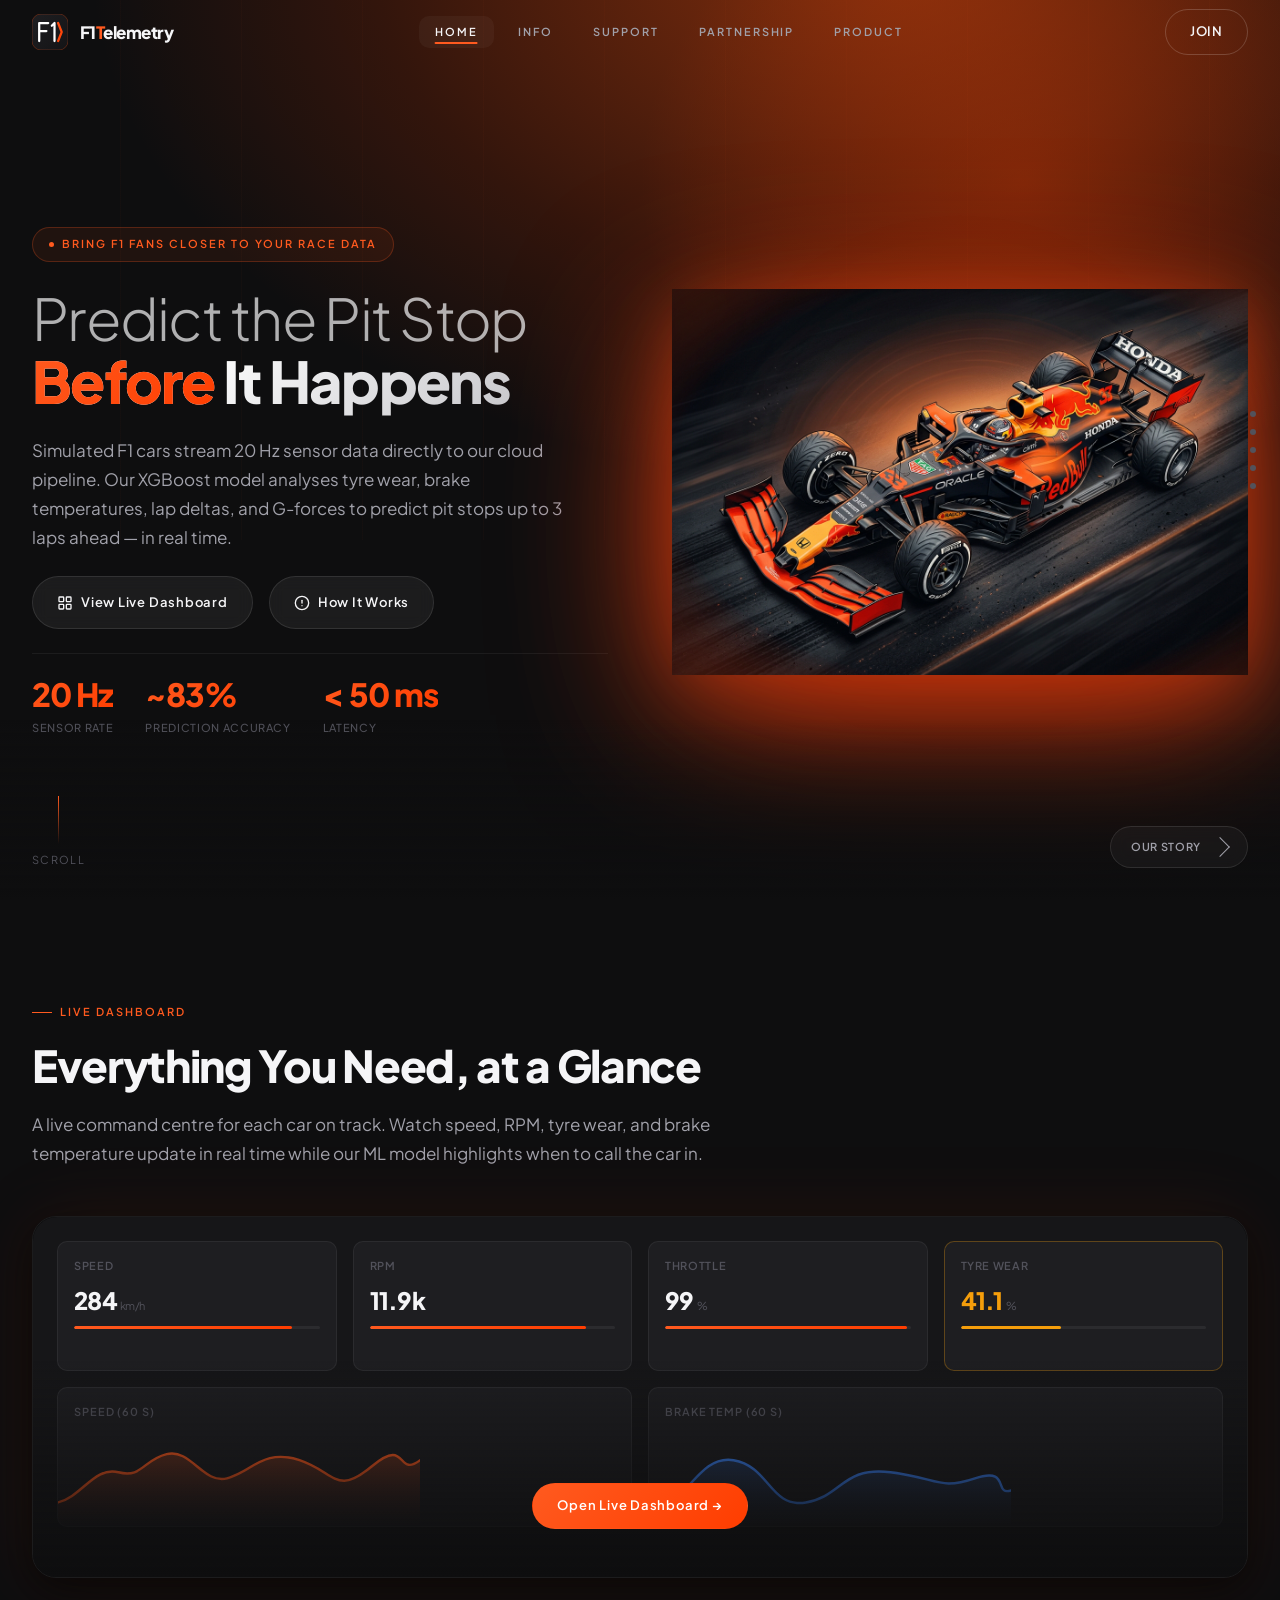
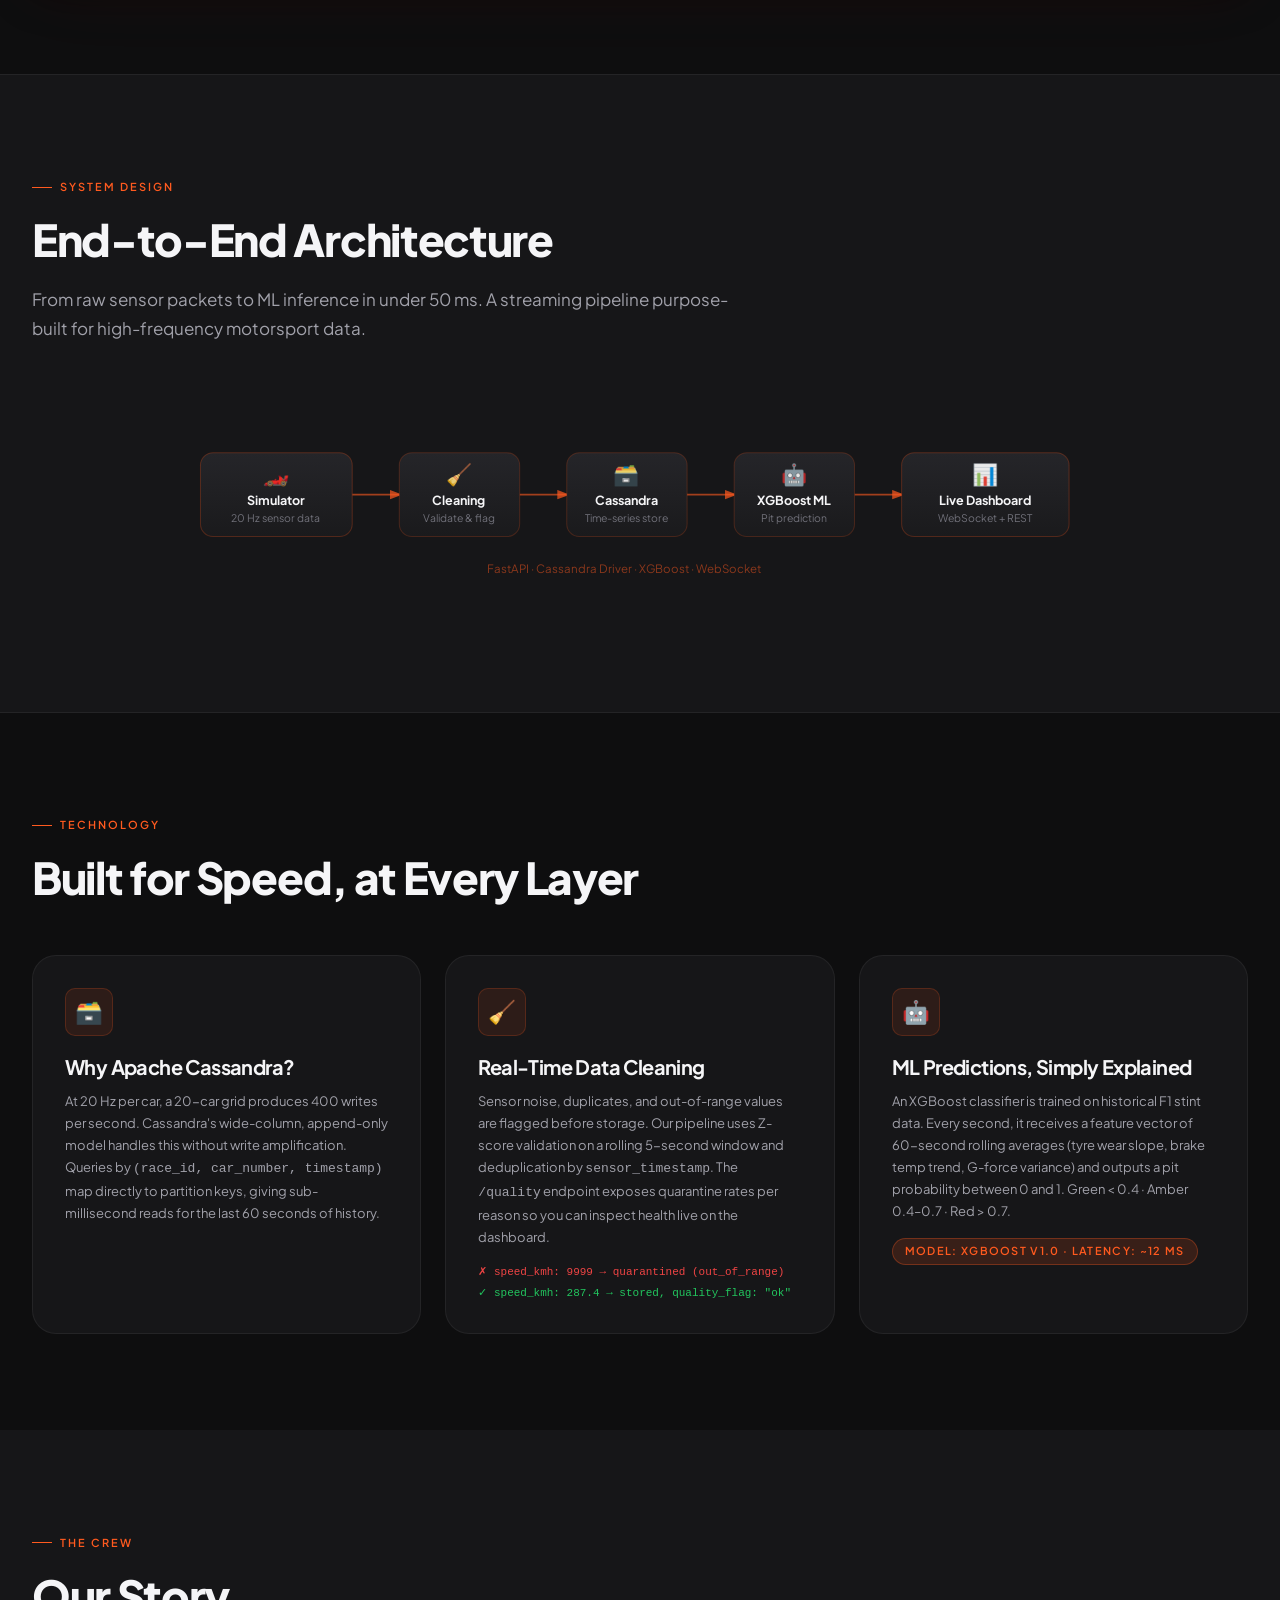
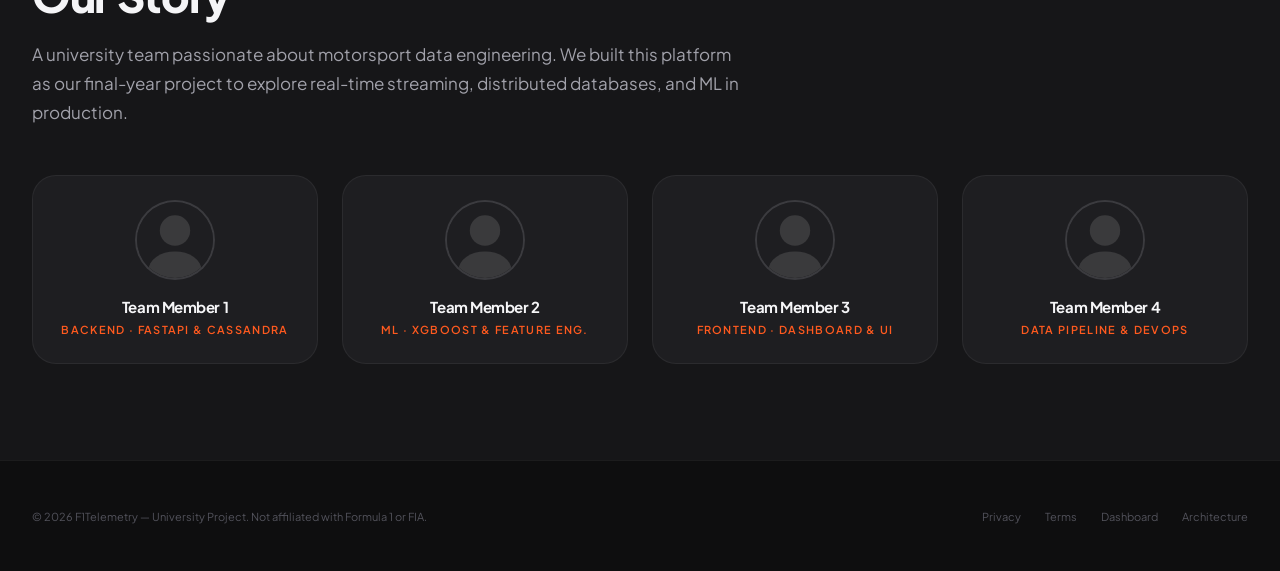
<file: f1-frontend/index.html>
<!DOCTYPE html>
<html lang="en">
<head>
  <meta charset="UTF-8" />
  <meta name="viewport" content="width=device-width, initial-scale=1.0" />

  <!-- ── SEO ─────────────────────────────────────────────── -->
  <title>F1 Telemetry — Real-Time Pit Stop Prediction Platform</title>
  <meta name="description"
        content="Experience Formula 1 like never before. 20 Hz live sensor telemetry, ML-powered pit stop predictions, and a real-time race dashboard built for the data-driven era of motorsport."/>
  <meta name="keywords"     content="F1 telemetry, pit stop prediction, Formula 1, real-time, machine learning, motorsport data"/>
  <meta name="author"       content="F1 Telemetry Team"/>
  <meta name="theme-color"  content="#0e0e0f"/>

  <!-- Open Graph -->
  <meta property="og:title"       content="F1 Telemetry — Real-Time Pit Stop Prediction"/>
  <meta property="og:description" content="20 Hz live sensor telemetry and ML-powered pit stop predictions."/>
  <meta property="og:type"        content="website"/>

  <!-- ── Preload critical font ───────────────────────────── -->
  <link rel="preconnect" href="https://fonts.googleapis.com"/>
  <link rel="preconnect" href="https://fonts.gstatic.com" crossorigin/>
  <link href="https://fonts.googleapis.com/css2?family=Plus+Jakarta+Sans:ital,wght@0,300;0,400;0,500;0,600;0,700;0,800;1,300;1,400&display=swap"
        rel="stylesheet"/>

  <!-- ── CSS ─────────────────────────────────────────────── -->
  <link rel="stylesheet" href="css/variables.css"/>
  <link rel="stylesheet" href="css/base.css"/>
  <link rel="stylesheet" href="css/components.css"/>
  <link rel="stylesheet" href="css/landing.css"/>

  <style>
    /* Inline critical above-the-fold styles to avoid FOUC */
    body { background: #0e0e0f; }
  </style>
</head>

<body class="landing">

<!-- ── Toast container (global) ────────────────────────── -->
<div id="toast-container" aria-live="polite" aria-atomic="false"></div>

<!-- ════════════════════════════════════════════════════════
     NAVBAR
     ════════════════════════════════════════════════════════ -->
<header id="navbar" class="navbar" role="banner">
  <div class="navbar__inner">

    <!-- Logo -->
    <a href="/" class="navbar__logo" aria-label="F1 Telemetry home">
      <img src="assets/logo.svg" alt="F1T logo mark" class="navbar__logo-mark" width="36" height="36"/>
      <span class="navbar__brand">F1<span>T</span>elemetry</span>
    </a>

    <!-- Center links (desktop) -->
    <nav class="navbar__links" role="navigation" aria-label="Primary navigation">
      <a href="#home"         class="navbar__link active" id="nav-home">HOME</a>
      <a href="#architecture" class="navbar__link"        id="nav-info">INFO</a>
      <a href="#team"         class="navbar__link"        id="nav-support">SUPPORT</a>
      <a href="#team"         class="navbar__link"        id="nav-partnership">PARTNERSHIP</a>
      <a href="dashboard.html" class="navbar__link"       id="nav-product">PRODUCT</a>
    </nav>

    <!-- Right actions -->
    <div class="navbar__actions">
      <a href="dashboard.html" class="btn btn--outline" id="nav-join">JOIN</a>
      <button class="navbar__hamburger" id="nav-hamburger"
              aria-label="Open menu" aria-expanded="false" aria-controls="nav-drawer">
        <span></span><span></span><span></span>
      </button>
    </div>
  </div>

  <!-- Mobile drawer -->
  <nav class="navbar__drawer" id="nav-drawer"
       role="navigation" aria-label="Mobile navigation" aria-hidden="true">
    <a href="#home"          class="navbar__link">HOME</a>
    <a href="#architecture"  class="navbar__link">INFO</a>
    <a href="#team"          class="navbar__link">SUPPORT</a>
    <a href="#team"          class="navbar__link">PARTNERSHIP</a>
    <a href="dashboard.html" class="navbar__link">PRODUCT</a>
    <a href="dashboard.html" class="btn btn--outline" style="margin-top:1rem;">JOIN</a>
  </nav>
</header>

<!-- ════════════════════════════════════════════════════════
     HERO SECTION
     ════════════════════════════════════════════════════════ -->
<main id="home" data-section="Home">

<section class="hero" aria-labelledby="hero-headline">

  <div class="hero__inner">

    <!-- ── Left: Content ──────────────────────────────── -->
    <div class="hero__content">

      <!-- Kicker / live indicator -->
      <div class="hero__kicker" role="status" aria-label="Live telemetry system active">
        <span class="hero__kicker-dot" aria-hidden="true"></span>
        Bring F1 Fans Closer to Your Race Data
      </div>

      <!-- Main headline -->
      <hgroup class="hero__headline">
        <h1 id="hero-headline">
          <span class="hero__headline-light">Predict the Pit Stop</span>
          <span class="hero__headline-bold">
            <span class="hero__headline-accent">Before</span> It Happens
          </span>
        </h1>
      </hgroup>

      <!-- Subtitle -->
      <p class="hero__subtitle">
        Simulated F1 cars stream 20 Hz sensor data directly to our cloud pipeline.
        Our XGBoost model analyses tyre wear, brake temperatures, lap deltas, and
        G-forces to predict pit stops up to 3 laps ahead — in real time.
      </p>

      <!-- CTAs -->
      <div class="hero__ctas" role="group" aria-label="Primary actions">
        <a href="dashboard.html" class="btn btn--dark" id="cta-dashboard">
          <!-- Dashboard icon -->
          <svg class="btn__icon" viewBox="0 0 24 24" aria-hidden="true">
            <rect x="3" y="3" width="7" height="7" rx="1"/>
            <rect x="14" y="3" width="7" height="7" rx="1"/>
            <rect x="3" y="14" width="7" height="7" rx="1"/>
            <rect x="14" y="14" width="7" height="7" rx="1"/>
          </svg>
          View Live Dashboard
        </a>
        <a href="#architecture" class="btn btn--dark" id="cta-how">
          <!-- Info icon -->
          <svg class="btn__icon" viewBox="0 0 24 24" aria-hidden="true">
            <circle cx="12" cy="12" r="10"/>
            <line x1="12" y1="8" x2="12" y2="12"/>
            <line x1="12" y1="16" x2="12.01" y2="16"/>
          </svg>
          How It Works
        </a>
      </div>

      <!-- Stats strip -->
      <div class="hero__stats" role="list" aria-label="Project stats">
        <div role="listitem">
          <div class="hero__stat-value">20 Hz</div>
          <div class="hero__stat-label">Sensor Rate</div>
        </div>
        <div role="listitem">
          <div class="hero__stat-value">~83%</div>
          <div class="hero__stat-label">Prediction Accuracy</div>
        </div>
        <div role="listitem">
          <div class="hero__stat-value">&lt; 50 ms</div>
          <div class="hero__stat-label">Latency</div>
        </div>
      </div>
    </div>

    <!-- ── Right: F1 Car Illustration ─────────────────── -->
    <div class="hero__visual" aria-hidden="true">
      <!-- Glow ring -->
      <div class="hero__car-glow"></div>

      <!-- Speed streaks (pure CSS animation) -->
      <div class="hero__car-streaks">
        <div class="hero__car-streak"></div>
        <div class="hero__car-streak"></div>
        <div class="hero__car-streak"></div>
      </div>

      <!-- Car image wrapper — swap src here to change the hero car photo -->
      <div class="hero__car-wrap">
        <img id="hero-car-img"
             src="assets/car.jpg"
             alt="Formula 1 race car, orange and black livery, angled top-front view"
             width="620" height="413"
             loading="eager"
             decoding="async"/>
      </div>
    </div>
  </div>

  <!-- Vertical fade to next section -->
  <div class="hero__fade" aria-hidden="true"></div>

  <!-- Scroll-down arrow (bottom-left) -->
  <a href="#dashboard-preview" class="scroll-arrow" aria-label="Scroll to dashboard preview">
    <div class="scroll-arrow__line" aria-hidden="true"></div>
    <span class="text-xs ls-wider">Scroll</span>
  </a>

  <!-- Our Story pill (bottom-right) -->
  <a href="#team" class="hero__story-pill" aria-label="Go to Our Story section">
    Our Story
    <span class="hero__story-arrow" aria-hidden="true"></span>
  </a>

</section>

<!-- ════════════════════════════════════════════════════════
     SECTION 2: DASHBOARD PREVIEW
     ════════════════════════════════════════════════════════ -->
<section id="dashboard-preview" class="section" data-section="Dashboard" aria-labelledby="s2-title">
  <div class="container">

    <div class="reveal">
      <p class="section__label" aria-hidden="true">Live Dashboard</p>
      <h2 class="section__title" id="s2-title">
        Everything You Need, at a Glance
      </h2>
      <p class="section__subtitle">
        A live command centre for each car on track. Watch speed, RPM,
        tyre wear, and brake temperature update in real time while our ML
        model highlights when to call the car in.
      </p>
    </div>

    <!-- Animated preview of the dashboard -->
    <div class="dashboard-preview reveal" style="transition-delay: 150ms;" role="img"
         aria-label="Dashboard preview showing live KPI cards and telemetry charts">
      <div class="dashboard-preview__inner">
        <!-- KPI mini-cards -->
        <div class="preview-kpi">
          <div class="preview-kpi__label">Speed</div>
          <div class="preview-kpi__value">
            <span id="preview-speed">287</span>
            <span class="preview-kpi__unit">km/h</span>
          </div>
          <div class="preview-kpi__bar">
            <div class="preview-kpi__bar-fill" id="preview-speed-bar" style="width:89%"></div>
          </div>
        </div>
        <div class="preview-kpi">
          <div class="preview-kpi__label">RPM</div>
          <div class="preview-kpi__value">
            <span id="preview-rpm">11.8k</span>
          </div>
          <div class="preview-kpi__bar">
            <div class="preview-kpi__bar-fill" id="preview-rpm-bar" style="width:87%"></div>
          </div>
        </div>
        <div class="preview-kpi">
          <div class="preview-kpi__label">Throttle</div>
          <div class="preview-kpi__value">
            <span id="preview-throttle">98</span>
            <span class="preview-kpi__unit">%</span>
          </div>
          <div class="preview-kpi__bar">
            <div class="preview-kpi__bar-fill" id="preview-throttle-bar" style="width:98%"></div>
          </div>
        </div>
        <div class="preview-kpi" style="border-color: rgba(245,158,11,0.3);">
          <div class="preview-kpi__label">Tyre Wear</div>
          <div class="preview-kpi__value" style="color: var(--clr-amber);">
            <span id="preview-tirewear">41.7</span>
            <span class="preview-kpi__unit">%</span>
          </div>
          <div class="preview-kpi__bar">
            <div class="preview-kpi__bar-fill" id="preview-tirewear-bar" style="width:41%;background:var(--clr-amber)"></div>
          </div>
        </div>

        <!-- Chart placeholders with SVG wave -->
        <div class="preview-chart">
          <div style="font-size:var(--text-xs);color:var(--clr-text-muted);font-weight:600;letter-spacing:0.08em;text-transform:uppercase;margin-bottom:8px;">Speed (60 s)</div>
          <svg class="preview-chart__wave" viewBox="0 0 300 80" preserveAspectRatio="none" aria-hidden="true">
            <defs>
              <linearGradient id="wave-grad-1" x1="0" y1="0" x2="0" y2="1">
                <stop offset="0%" stop-color="#FF5A1F" stop-opacity="0.3"/>
                <stop offset="100%" stop-color="#FF5A1F" stop-opacity="0"/>
              </linearGradient>
            </defs>
            <path d="M0 60 C20 55,30 30,50 35 S70 25,90 20 S120 45,140 40 S170 15,200 25 S230 55,260 30 S280 40,300 25 L300 80 L0 80 Z"
                  fill="url(#wave-grad-1)"/>
            <path d="M0 60 C20 55,30 30,50 35 S70 25,90 20 S120 45,140 40 S170 15,200 25 S230 55,260 30 S280 40,300 25"
                  fill="none" stroke="#FF5A1F" stroke-width="2" stroke-linecap="round"/>
          </svg>
        </div>

        <div class="preview-chart">
          <div style="font-size:var(--text-xs);color:var(--clr-text-muted);font-weight:600;letter-spacing:0.08em;text-transform:uppercase;margin-bottom:8px;">Brake Temp (60 s)</div>
          <svg class="preview-chart__wave" viewBox="0 0 300 80" preserveAspectRatio="none" aria-hidden="true">
            <defs>
              <linearGradient id="wave-grad-2" x1="0" y1="0" x2="0" y2="1">
                <stop offset="0%" stop-color="#3B82F6" stop-opacity="0.25"/>
                <stop offset="100%" stop-color="#3B82F6" stop-opacity="0"/>
              </linearGradient>
            </defs>
            <path d="M0 70 C30 65,40 20,70 25 S100 65,130 60 S160 30,200 35 S240 50,270 40 S285 55,300 50 L300 80 L0 80 Z"
                  fill="url(#wave-grad-2)"/>
            <path d="M0 70 C30 65,40 20,70 25 S100 65,130 60 S160 30,200 35 S240 50,270 40 S285 55,300 50"
                  fill="none" stroke="#3B82F6" stroke-width="2" stroke-linecap="round"/>
          </svg>
        </div>
      </div>

      <!-- Gradient overlay with CTA -->
      <div class="dashboard-preview__overlay">
        <a href="dashboard.html" class="btn btn--brand" id="preview-open-btn">
          Open Live Dashboard →
        </a>
      </div>
    </div>
  </div>
</section>

<!-- ════════════════════════════════════════════════════════
     SECTION 3: ARCHITECTURE
     ════════════════════════════════════════════════════════ -->
<section id="architecture" class="section arch-section" data-section="Architecture" aria-labelledby="s3-title">
  <div class="container">

    <div class="reveal">
      <p class="section__label" aria-hidden="true">System Design</p>
      <h2 class="section__title" id="s3-title">End-to-End Architecture</h2>
      <p class="section__subtitle">
        From raw sensor packets to ML inference in under 50 ms.
        A streaming pipeline purpose-built for high-frequency motorsport data.
      </p>
    </div>

    <!-- Architecture diagram SVG -->
    <div class="arch-diagram reveal" style="transition-delay:150ms;" role="img"
         aria-label="Architecture diagram showing data flow from car simulator through Kafka, data cleaning pipeline, Cassandra storage, ML model, to the live dashboard">
      <svg viewBox="0 0 860 200" xmlns="http://www.w3.org/2000/svg" aria-hidden="true">
        <defs>
          <marker id="arrow" markerWidth="8" markerHeight="8" refX="6" refY="3" orient="auto">
            <path d="M0,0 L0,6 L8,3 Z" fill="#FF5A1F" opacity="0.7"/>
          </marker>
          <linearGradient id="node-grad" x1="0" y1="0" x2="0" y2="1">
            <stop offset="0%" stop-color="#252529"/>
            <stop offset="100%" stop-color="#1a1a1c"/>
          </linearGradient>
        </defs>

        <!-- Connection lines (animated in JS via .arch-path class) -->
        <line class="arch-path" x1="155" y1="100" x2="200" y2="100"
              stroke="#FF5A1F" stroke-width="1.5" stroke-opacity="0.6"
              marker-end="url(#arrow)" stroke-dasharray="4 3"/>
        <line class="arch-path" x1="315" y1="100" x2="360" y2="100"
              stroke="#FF5A1F" stroke-width="1.5" stroke-opacity="0.6"
              marker-end="url(#arrow)" stroke-dasharray="4 3"/>
        <line class="arch-path" x1="475" y1="100" x2="520" y2="100"
              stroke="#FF5A1F" stroke-width="1.5" stroke-opacity="0.6"
              marker-end="url(#arrow)" stroke-dasharray="4 3"/>
        <line class="arch-path" x1="635" y1="100" x2="680" y2="100"
              stroke="#FF5A1F" stroke-width="1.5" stroke-opacity="0.6"
              marker-end="url(#arrow)" stroke-dasharray="4 3"/>

        <!-- Node 1: Simulator -->
        <g transform="translate(10,60)">
          <rect width="145" height="80" rx="12" fill="url(#node-grad)" stroke="rgba(255,90,31,0.25)" stroke-width="1"/>
          <text x="72" y="28" text-anchor="middle" fill="rgba(255,90,31,0.9)" font-size="20">🏎️</text>
          <text x="72" y="50" text-anchor="middle" fill="#F5F5F7" font-size="12" font-weight="700" font-family="Plus Jakarta Sans, sans-serif">Simulator</text>
          <text x="72" y="66" text-anchor="middle" fill="#71717A" font-size="10" font-family="Plus Jakarta Sans, sans-serif">20 Hz sensor data</text>
        </g>

        <!-- Node 2: Cleaning Pipeline -->
        <g transform="translate(200,60)">
          <rect width="115" height="80" rx="12" fill="url(#node-grad)" stroke="rgba(255,90,31,0.20)" stroke-width="1"/>
          <text x="57" y="28" text-anchor="middle" fill="rgba(255,90,31,0.9)" font-size="20">🧹</text>
          <text x="57" y="50" text-anchor="middle" fill="#F5F5F7" font-size="12" font-weight="700" font-family="Plus Jakarta Sans, sans-serif">Cleaning</text>
          <text x="57" y="66" text-anchor="middle" fill="#71717A" font-size="10" font-family="Plus Jakarta Sans, sans-serif">Validate &amp; flag</text>
        </g>

        <!-- Node 3: Cassandra -->
        <g transform="translate(360,60)">
          <rect width="115" height="80" rx="12" fill="url(#node-grad)" stroke="rgba(255,90,31,0.20)" stroke-width="1"/>
          <text x="57" y="28" text-anchor="middle" fill="rgba(255,90,31,0.9)" font-size="20">🗃️</text>
          <text x="57" y="50" text-anchor="middle" fill="#F5F5F7" font-size="12" font-weight="700" font-family="Plus Jakarta Sans, sans-serif">Cassandra</text>
          <text x="57" y="66" text-anchor="middle" fill="#71717A" font-size="10" font-family="Plus Jakarta Sans, sans-serif">Time-series store</text>
        </g>

        <!-- Node 4: ML Model -->
        <g transform="translate(520,60)">
          <rect width="115" height="80" rx="12" fill="url(#node-grad)" stroke="rgba(255,90,31,0.20)" stroke-width="1"/>
          <text x="57" y="28" text-anchor="middle" fill="rgba(255,90,31,0.9)" font-size="20">🤖</text>
          <text x="57" y="50" text-anchor="middle" fill="#F5F5F7" font-size="12" font-weight="700" font-family="Plus Jakarta Sans, sans-serif">XGBoost ML</text>
          <text x="57" y="66" text-anchor="middle" fill="#71717A" font-size="10" font-family="Plus Jakarta Sans, sans-serif">Pit prediction</text>
        </g>

        <!-- Node 5: Dashboard -->
        <g transform="translate(680,60)">
          <rect width="160" height="80" rx="12" fill="url(#node-grad)" stroke="rgba(255,90,31,0.25)" stroke-width="1"/>
          <text x="80" y="28" text-anchor="middle" fill="rgba(255,90,31,0.9)" font-size="20">📊</text>
          <text x="80" y="50" text-anchor="middle" fill="#F5F5F7" font-size="12" font-weight="700" font-family="Plus Jakarta Sans, sans-serif">Live Dashboard</text>
          <text x="80" y="66" text-anchor="middle" fill="#71717A" font-size="10" font-family="Plus Jakarta Sans, sans-serif">WebSocket + REST</text>
        </g>

        <!-- FastAPI label -->
        <text x="415" y="175" text-anchor="middle" fill="rgba(255,90,31,0.5)"
              font-size="11" font-family="Plus Jakarta Sans, sans-serif">
          FastAPI · Cassandra Driver · XGBoost · WebSocket
        </text>
      </svg>
    </div>
  </div>
</section>

<!-- ════════════════════════════════════════════════════════
     SECTION 4: FEATURES (Why Cassandra, Data Cleaning, ML)
     ════════════════════════════════════════════════════════ -->
<section id="features" class="section" data-section="Features" aria-labelledby="s4-title">
  <div class="container">

    <div class="reveal">
      <p class="section__label" aria-hidden="true">Technology</p>
      <h2 class="section__title" id="s4-title">Built for Speed, at Every Layer</h2>
    </div>

    <div class="features-grid reveal-group">

      <!-- Why Cassandra -->
      <article class="feature-card">
        <div class="feature-card__icon" aria-hidden="true">🗃️</div>
        <h3 class="feature-card__title">Why Apache Cassandra?</h3>
        <p class="feature-card__body">
          At 20 Hz per car, a 20-car grid produces 400 writes per second.
          Cassandra's wide-column, append-only model handles this without
          write amplification. Queries by <code>(race_id, car_number, timestamp)</code>
          map directly to partition keys, giving sub-millisecond reads for
          the last 60 seconds of history.
        </p>
      </article>

      <!-- Data Cleaning -->
      <article class="feature-card">
        <div class="feature-card__icon" aria-hidden="true">🧹</div>
        <h3 class="feature-card__title">Real-Time Data Cleaning</h3>
        <p class="feature-card__body">
          Sensor noise, duplicates, and out-of-range values are flagged before
          storage. Our pipeline uses Z-score validation on a rolling 5-second
          window and deduplication by <code>sensor_timestamp</code>. The
          <code>/quality</code> endpoint exposes quarantine rates per reason
          so you can inspect health live on the dashboard.
        </p>
        <!-- Before/After example -->
        <div style="margin-top:1rem;font-size:var(--text-xs);font-family:var(--font-mono);color:var(--clr-text-muted);">
          <div style="color:var(--clr-red);margin-bottom:4px;">✗ speed_kmh: 9999  → quarantined (out_of_range)</div>
          <div style="color:var(--clr-green);">✓ speed_kmh: 287.4 → stored, quality_flag: "ok"</div>
        </div>
      </article>

      <!-- ML Predictions -->
      <article class="feature-card">
        <div class="feature-card__icon" aria-hidden="true">🤖</div>
        <h3 class="feature-card__title">ML Predictions, Simply Explained</h3>
        <p class="feature-card__body">
          An XGBoost classifier is trained on historical F1 stint data.
          Every second, it receives a feature vector of 60-second rolling
          averages (tyre wear slope, brake temp trend, G-force variance)
          and outputs a pit probability between 0 and 1.
          Green &lt; 0.4 · Amber 0.4–0.7 · Red &gt; 0.7.
        </p>
        <div class="badge badge--brand" style="margin-top:1rem;">
          Model: XGBoost v1.0 · Latency: ~12 ms
        </div>
      </article>

    </div>
  </div>
</section>

<!-- ════════════════════════════════════════════════════════
     SECTION 5: TEAM
     ════════════════════════════════════════════════════════ -->
<section id="team" class="section team-section" data-section="Team" aria-labelledby="s5-title">
  <div class="container">

    <div class="reveal">
      <p class="section__label" aria-hidden="true">The Crew</p>
      <h2 class="section__title" id="s5-title">Our Story</h2>
      <p class="section__subtitle">
        A university team passionate about motorsport data engineering.
        We built this platform as our final-year project to explore
        real-time streaming, distributed databases, and ML in production.
      </p>
    </div>

    <div class="team-grid reveal-group">

      <!-- Team members — replace avatars with real photos -->
      <article class="team-card">
        <div class="team-card__avatar" aria-hidden="true">
          <!-- Inline SVG avatar placeholder -->
          <svg viewBox="0 0 80 80" xmlns="http://www.w3.org/2000/svg">
            <rect width="80" height="80" fill="#1e1e21"/>
            <circle cx="40" cy="30" r="16" fill="#3a3a3c"/>
            <ellipse cx="40" cy="72" rx="28" ry="20" fill="#3a3a3c"/>
          </svg>
        </div>
        <div class="team-card__name">Team Member 1</div>
        <div class="team-card__role">Backend · FastAPI &amp; Cassandra</div>
      </article>

      <article class="team-card">
        <div class="team-card__avatar" aria-hidden="true">
          <svg viewBox="0 0 80 80" xmlns="http://www.w3.org/2000/svg">
            <rect width="80" height="80" fill="#1e1e21"/>
            <circle cx="40" cy="30" r="16" fill="#3a3a3c"/>
            <ellipse cx="40" cy="72" rx="28" ry="20" fill="#3a3a3c"/>
          </svg>
        </div>
        <div class="team-card__name">Team Member 2</div>
        <div class="team-card__role">ML · XGBoost &amp; Feature Eng.</div>
      </article>

      <article class="team-card">
        <div class="team-card__avatar" aria-hidden="true">
          <svg viewBox="0 0 80 80" xmlns="http://www.w3.org/2000/svg">
            <rect width="80" height="80" fill="#1e1e21"/>
            <circle cx="40" cy="30" r="16" fill="#3a3a3c"/>
            <ellipse cx="40" cy="72" rx="28" ry="20" fill="#3a3a3c"/>
          </svg>
        </div>
        <div class="team-card__name">Team Member 3</div>
        <div class="team-card__role">Frontend · Dashboard &amp; UI</div>
      </article>

      <article class="team-card">
        <div class="team-card__avatar" aria-hidden="true">
          <svg viewBox="0 0 80 80" xmlns="http://www.w3.org/2000/svg">
            <rect width="80" height="80" fill="#1e1e21"/>
            <circle cx="40" cy="30" r="16" fill="#3a3a3c"/>
            <ellipse cx="40" cy="72" rx="28" ry="20" fill="#3a3a3c"/>
          </svg>
        </div>
        <div class="team-card__name">Team Member 4</div>
        <div class="team-card__role">Data Pipeline &amp; DevOps</div>
      </article>

    </div>
  </div>
</section>

<!-- ════════════════════════════════════════════════════════
     FOOTER
     ════════════════════════════════════════════════════════ -->
<footer class="footer" role="contentinfo">
  <div class="container">
    <div class="footer__inner">
      <div class="footer__copy">
        © 2026 F1Telemetry — University Project. Not affiliated with Formula 1 or FIA.
      </div>
      <nav class="footer__links" aria-label="Footer navigation">
        <a href="#" class="footer__link">Privacy</a>
        <a href="#" class="footer__link">Terms</a>
        <a href="dashboard.html" class="footer__link">Dashboard</a>
        <a href="#architecture" class="footer__link">Architecture</a>
      </nav>
    </div>
  </div>
</footer>

</main>

<!-- ── Vertical dot pagination nav ─────────────────────── -->
<nav class="dot-nav" id="dot-nav" aria-label="Section navigation">
  <!-- Dots injected by landing.js -->
</nav>

<!-- ── JS (ES module, deferred by default) ─────────────── -->
<script type="module" src="js/landing.js"></script>

</body>
</html>
</file>
<file: f1-frontend/css/variables.css>
/* ============================================================
   DESIGN TOKENS — F1 Telemetry Dashboard
   All colours, spacing, typography, and animation values
   live here. Changing a token cascades everywhere.
   ============================================================ */

:root {
  /* ── Colour Palette ─────────────────────────────────────── */
  --clr-bg-base:        #0e0e0f;   /* deepest background */
  --clr-bg-surface:     #161618;   /* card / panel surface */
  --clr-bg-elevated:    #1e1e21;   /* hover / elevated card */
  --clr-bg-overlay:     #252529;   /* modal / dropdown */

  --clr-charcoal-100:   #121212;
  --clr-charcoal-200:   #1c1c1e;
  --clr-charcoal-300:   #2c2c2e;
  --clr-charcoal-400:   #3a3a3c;

  /* Orange‑red brand glow (gradient stops) */
  --clr-brand-hot:      #FF5A1F;   /* warm orange */
  --clr-brand-fire:     #FF3D00;   /* red-orange */
  --clr-brand-ember:    #E63000;   /* deeper anchor */
  --clr-brand-glow:     rgba(255, 90, 31, 0.18);

  /* Semantic colours */
  --clr-green:          #22C55E;
  --clr-amber:          #F59E0B;
  --clr-red:            #EF4444;
  --clr-blue:           #3B82F6;
  --clr-purple:         #A855F7;

  /* Text */
  --clr-text-primary:   #F5F5F7;
  --clr-text-secondary: #A1A1AA;
  --clr-text-muted:     #52525B;
  --clr-text-inverse:   #0e0e0f;

  /* Borders */
  --clr-border-subtle:  rgba(255, 255, 255, 0.06);
  --clr-border-default: rgba(255, 255, 255, 0.10);
  --clr-border-strong:  rgba(255, 255, 255, 0.18);

  /* ── Typography ─────────────────────────────────────────── */
  --font-sans:  "Plus Jakarta Sans", "Manrope", "Inter", ui-sans-serif, system-ui, sans-serif;
  --font-mono:  "JetBrains Mono", "Fira Code", ui-monospace, monospace;

  --text-xs:    0.6875rem;  /* 11px */
  --text-sm:    0.8125rem;  /* 13px */
  --text-base:  0.9375rem;  /* 15px */
  --text-md:    1.0625rem;  /* 17px */
  --text-lg:    1.25rem;    /* 20px */
  --text-xl:    1.5rem;     /* 24px */
  --text-2xl:   2rem;       /* 32px */
  --text-3xl:   2.75rem;    /* 44px */
  --text-4xl:   3.75rem;    /* 60px */
  --text-5xl:   5rem;       /* 80px */

  --fw-light:   300;
  --fw-regular: 400;
  --fw-medium:  500;
  --fw-semi:    600;
  --fw-bold:    700;
  --fw-black:   800;

  --lh-tight:   1.1;
  --lh-snug:    1.3;
  --lh-normal:  1.5;
  --lh-relaxed: 1.7;

  --ls-tight:   -0.03em;
  --ls-normal:  0em;
  --ls-wide:    0.06em;
  --ls-wider:   0.12em;
  --ls-widest:  0.18em;

  /* ── Spacing Scale (8‑pt grid) ──────────────────────────── */
  --sp-1:  0.25rem;   /* 4px  */
  --sp-2:  0.5rem;    /* 8px  */
  --sp-3:  0.75rem;   /* 12px */
  --sp-4:  1rem;      /* 16px */
  --sp-5:  1.25rem;   /* 20px */
  --sp-6:  1.5rem;    /* 24px */
  --sp-8:  2rem;      /* 32px */
  --sp-10: 2.5rem;    /* 40px */
  --sp-12: 3rem;      /* 48px */
  --sp-16: 4rem;      /* 64px */
  --sp-20: 5rem;      /* 80px */
  --sp-24: 6rem;      /* 96px */
  --sp-32: 8rem;      /* 128px */

  /* ── Border Radius ──────────────────────────────────────── */
  --radius-sm:   0.375rem;  /* 6px  */
  --radius-md:   0.625rem;  /* 10px */
  --radius-lg:   1rem;      /* 16px */
  --radius-xl:   1.5rem;    /* 24px */
  --radius-2xl:  2rem;      /* 32px */
  --radius-full: 9999px;

  /* ── Shadows ────────────────────────────────────────────── */
  --shadow-sm:    0 1px 3px rgba(0,0,0,0.4);
  --shadow-md:    0 4px 16px rgba(0,0,0,0.5);
  --shadow-lg:    0 12px 40px rgba(0,0,0,0.6);
  --shadow-glow:  0 0 60px rgba(255, 90, 31, 0.25), 0 0 120px rgba(255, 61, 0, 0.12);
  --shadow-glow-sm: 0 0 20px rgba(255, 90, 31, 0.35);
  --shadow-card:  0 1px 1px rgba(0,0,0,0.4), 0 4px 12px rgba(0,0,0,0.3), inset 0 1px 0 rgba(255,255,255,0.04);

  /* ── Gradients ──────────────────────────────────────────── */
  --grad-brand:       linear-gradient(135deg, var(--clr-brand-hot), var(--clr-brand-fire));
  --grad-brand-v:     linear-gradient(180deg, var(--clr-brand-hot), var(--clr-brand-ember));
  --grad-hero-glow:   radial-gradient(ellipse 80% 60% at 50% 0%, rgba(255,90,31,0.22) 0%, transparent 70%);
  --grad-hero-streak: linear-gradient(180deg, rgba(255,90,31,0.08) 0%, transparent 60%);
  --grad-surface:     linear-gradient(135deg, rgba(255,255,255,0.04) 0%, rgba(255,255,255,0.01) 100%);
  --grad-text:        linear-gradient(135deg, #ffffff 0%, #d1d1d1 100%);

  /* ── Z-Index Scale ──────────────────────────────────────── */
  --z-behind:  -1;
  --z-base:     0;
  --z-raised:   10;
  --z-dropdown: 100;
  --z-sticky:   200;
  --z-overlay:  300;
  --z-modal:    400;
  --z-toast:    500;

  /* ── Transitions ────────────────────────────────────────── */
  --ease-out:      cubic-bezier(0.16, 1, 0.3, 1);
  --ease-in-out:   cubic-bezier(0.4, 0, 0.2, 1);
  --ease-spring:   cubic-bezier(0.34, 1.56, 0.64, 1);
  --dur-fast:      120ms;
  --dur-normal:    220ms;
  --dur-slow:      380ms;
  --dur-slower:    600ms;

  /* ── Layout ─────────────────────────────────────────────── */
  --nav-h:       4rem;      /* 64px navbar height */
  --max-w-prose: 68ch;
  --max-w-wide:  1280px;
  --max-w-full:  1440px;
}

/* ── Reduced-Motion Override ────────────────────────────────
   Kills ALL transitions and animations for users who opt-out.
   Components check this via JS: window.matchMedia(…).matches
   ────────────────────────────────────────────────────────── */
@media (prefers-reduced-motion: reduce) {
  :root {
    --dur-fast:   0ms;
    --dur-normal: 0ms;
    --dur-slow:   0ms;
    --dur-slower: 0ms;
  }

  *, *::before, *::after {
    animation-duration: 0.01ms !important;
    animation-iteration-count: 1 !important;
    transition-duration: 0.01ms !important;
  }
}
</file>
<file: f1-frontend/css/base.css>
/* ============================================================
   BASE STYLES — Reset, typography, utility helpers
   Builds on variables.css. Imported by every page.
   ============================================================ */

/* ── Google Font import ─────────────────────────────────── */
@import url('https://fonts.googleapis.com/css2?family=Plus+Jakarta+Sans:ital,wght@0,300;0,400;0,500;0,600;0,700;0,800;1,300;1,400&display=swap');

/* ── Modern CSS Reset ───────────────────────────────────── */
*, *::before, *::after {
  box-sizing: border-box;
  margin: 0;
  padding: 0;
}

html {
  font-size: 16px;
  scroll-behavior: smooth;
  -webkit-text-size-adjust: 100%;
  text-size-adjust: 100%;
}

body {
  font-family: var(--font-sans);
  font-size: var(--text-base);
  font-weight: var(--fw-regular);
  line-height: var(--lh-normal);
  color: var(--clr-text-primary);
  background-color: var(--clr-bg-base);
  overflow-x: hidden;
  -webkit-font-smoothing: antialiased;
  -moz-osx-font-smoothing: grayscale;
}

img, video, svg {
  display: block;
  max-width: 100%;
}

a {
  color: inherit;
  text-decoration: none;
}

button {
  font-family: inherit;
  cursor: pointer;
  border: none;
  background: none;
}

ul, ol {
  list-style: none;
}

h1, h2, h3, h4, h5, h6 {
  font-weight: var(--fw-bold);
  line-height: var(--lh-tight);
  letter-spacing: var(--ls-tight);
}

/* ── Focus ring — WCAG AA accessible ───────────────────── */
:focus-visible {
  outline: 2px solid var(--clr-brand-hot);
  outline-offset: 3px;
  border-radius: var(--radius-sm);
}

/* ── Selection ──────────────────────────────────────────── */
::selection {
  background-color: rgba(255, 90, 31, 0.30);
  color: #ffffff;
}

/* ── Scrollbar (webkit) ──────────────────────────────────── */
::-webkit-scrollbar { width: 6px; height: 6px; }
::-webkit-scrollbar-track { background: var(--clr-bg-surface); }
::-webkit-scrollbar-thumb {
  background: var(--clr-charcoal-400);
  border-radius: var(--radius-full);
}
::-webkit-scrollbar-thumb:hover { background: var(--clr-brand-hot); }

/* ── Layout helpers ─────────────────────────────────────── */
.container {
  width: 100%;
  max-width: var(--max-w-wide);
  margin-inline: auto;
  padding-inline: var(--sp-8);
}

@media (max-width: 768px) {
  .container { padding-inline: var(--sp-5); }
}

.container--wide {
  max-width: var(--max-w-full);
}

/* ── Flex / Grid utilities ──────────────────────────────── */
.flex        { display: flex; }
.flex-col    { flex-direction: column; }
.flex-center { display: flex; align-items: center; justify-content: center; }
.flex-between{ display: flex; align-items: center; justify-content: space-between; }
.gap-2       { gap: var(--sp-2); }
.gap-4       { gap: var(--sp-4); }
.gap-6       { gap: var(--sp-6); }
.gap-8       { gap: var(--sp-8); }

/* ── Typography utilities ───────────────────────────────── */
.text-xs     { font-size: var(--text-xs); }
.text-sm     { font-size: var(--text-sm); }
.text-base   { font-size: var(--text-base); }
.text-lg     { font-size: var(--text-lg); }
.text-xl     { font-size: var(--text-xl); }
.text-muted  { color: var(--clr-text-secondary); }

.fw-light    { font-weight: var(--fw-light); }
.fw-medium   { font-weight: var(--fw-medium); }
.fw-bold     { font-weight: var(--fw-bold); }

.uppercase   { text-transform: uppercase; }
.ls-wide     { letter-spacing: var(--ls-wide); }
.ls-wider    { letter-spacing: var(--ls-wider); }

/* ── Gradient text ──────────────────────────────────────── */
.grad-text {
  background: var(--grad-brand);
  -webkit-background-clip: text;
  -webkit-text-fill-color: transparent;
  background-clip: text;
}

/* ── Pill / Badge ───────────────────────────────────────── */
.badge {
  display: inline-flex;
  align-items: center;
  gap: var(--sp-1);
  padding: var(--sp-1) var(--sp-3);
  border-radius: var(--radius-full);
  font-size: var(--text-xs);
  font-weight: var(--fw-semi);
  letter-spacing: var(--ls-wider);
  text-transform: uppercase;
}

.badge--brand {
  background: rgba(255, 90, 31, 0.15);
  color: var(--clr-brand-hot);
  border: 1px solid rgba(255, 90, 31, 0.30);
}

.badge--green {
  background: rgba(34, 197, 94, 0.12);
  color: var(--clr-green);
  border: 1px solid rgba(34, 197, 94, 0.25);
}

.badge--amber {
  background: rgba(245, 158, 11, 0.12);
  color: var(--clr-amber);
  border: 1px solid rgba(245, 158, 11, 0.25);
}

.badge--red {
  background: rgba(239, 68, 68, 0.12);
  color: var(--clr-red);
  border: 1px solid rgba(239, 68, 68, 0.25);
}

/* ── Button base ────────────────────────────────────────── */
.btn {
  display: inline-flex;
  align-items: center;
  justify-content: center;
  gap: var(--sp-2);
  padding: var(--sp-3) var(--sp-6);
  border-radius: var(--radius-full);
  font-family: var(--font-sans);
  font-size: var(--text-sm);
  font-weight: var(--fw-semi);
  letter-spacing: var(--ls-wide);
  cursor: pointer;
  transition:
    background var(--dur-normal) var(--ease-out),
    transform var(--dur-normal) var(--ease-spring),
    box-shadow var(--dur-normal) var(--ease-out),
    border-color var(--dur-normal) var(--ease-out);
  white-space: nowrap;
  user-select: none;
  border: 1px solid transparent;
}

.btn:active { transform: scale(0.96); }

/* Dark pill — used as the primary CTA on hero */
.btn--dark {
  background: rgba(255, 255, 255, 0.06);
  color: var(--clr-text-primary);
  border-color: var(--clr-border-default);
  backdrop-filter: blur(8px);
}

.btn--dark:hover {
  background: rgba(255, 255, 255, 0.10);
  border-color: var(--clr-border-strong);
  transform: translateY(-1px);
  box-shadow: var(--shadow-md);
}

/* Outlined pill — used for JOIN nav button */
.btn--outline {
  background: transparent;
  color: var(--clr-text-primary);
  border-color: var(--clr-border-strong);
}

.btn--outline:hover {
  background: rgba(255,255,255,0.06);
  border-color: var(--clr-brand-hot);
  color: var(--clr-brand-hot);
  transform: translateY(-1px);
}

/* Brand fill — used for main accent actions */
.btn--brand {
  background: var(--grad-brand);
  color: #fff;
  border-color: transparent;
  box-shadow: 0 0 0 0 rgba(255, 90, 31, 0);
}

.btn--brand:hover {
  box-shadow: var(--shadow-glow-sm);
  transform: translateY(-2px) scale(1.02);
}

/* ── Card base ──────────────────────────────────────────── */
.card {
  background: var(--clr-bg-surface);
  border: 1px solid var(--clr-border-subtle);
  border-radius: var(--radius-lg);
  box-shadow: var(--shadow-card);
  transition: transform var(--dur-normal) var(--ease-out), box-shadow var(--dur-normal) var(--ease-out);
}

.card:hover {
  transform: translateY(-2px);
  box-shadow: var(--shadow-md), inset 0 1px 0 rgba(255,255,255,0.06);
}

/* ── Divider ────────────────────────────────────────────── */
.divider {
  width: 100%;
  height: 1px;
  background: var(--clr-border-subtle);
}

/* ── Visually hidden (screen-reader accessible) ─────────── */
.sr-only {
  position: absolute;
  width: 1px; height: 1px;
  padding: 0; margin: -1px;
  overflow: hidden; clip: rect(0,0,0,0);
  white-space: nowrap; border: 0;
}

/* ── Scroll-reveal animation base ───────────────────────── */
/* Elements start hidden; JS adds .is-visible via IntersectionObserver */
.reveal {
  opacity: 0;
  transform: translateY(24px);
  transition:
    opacity var(--dur-slower) var(--ease-out),
    transform var(--dur-slower) var(--ease-out);
}

.reveal.is-visible {
  opacity: 1;
  transform: translateY(0);
}

/* Staggered children */
.reveal-group > * {
  opacity: 0;
  transform: translateY(20px);
  transition:
    opacity var(--dur-slow) var(--ease-out),
    transform var(--dur-slow) var(--ease-out);
}

.reveal-group.is-visible > *:nth-child(1) { transition-delay: 0ms;   opacity: 1; transform: none; }
.reveal-group.is-visible > *:nth-child(2) { transition-delay: 80ms;  opacity: 1; transform: none; }
.reveal-group.is-visible > *:nth-child(3) { transition-delay: 160ms; opacity: 1; transform: none; }
.reveal-group.is-visible > *:nth-child(4) { transition-delay: 240ms; opacity: 1; transform: none; }
.reveal-group.is-visible > *:nth-child(5) { transition-delay: 320ms; opacity: 1; transform: none; }
.reveal-group.is-visible > *:nth-child(6) { transition-delay: 400ms; opacity: 1; transform: none; }

/* ── Noise texture overlay (adds grain to solid surfaces) ── */
.noise::before {
  content: '';
  position: absolute;
  inset: 0;
  background-image: url("data:image/svg+xml,%3Csvg xmlns='http://www.w3.org/2000/svg' width='300' height='300'%3E%3Cfilter id='n'%3E%3CfeTurbulence type='fractalNoise' baseFrequency='0.75' numOctaves='4' stitchTiles='stitch'/%3E%3C/filter%3E%3Crect width='300' height='300' filter='url(%23n)' opacity='0.04'/%3E%3C/svg%3E");
  pointer-events: none;
  z-index: 0;
}
</file>
<file: f1-frontend/css/components.css>
/* ============================================================
   COMPONENTS — Shared UI pieces used across all pages
   (Navbar, Footer, Toasts, Skeletons, Spinners, Modal)
   ============================================================ */

/* ────────────────────────────────────────────────────────────
   NAVBAR
   Fixed top bar with glassmorphism blur. JS adds .scrolled
   once window.scrollY > 24 px to darken the background.
   ──────────────────────────────────────────────────────────── */
.navbar {
  position: fixed;
  top: 0; left: 0; right: 0;
  z-index: var(--z-sticky);
  height: var(--nav-h);
  display: flex;
  align-items: center;
  padding-inline: var(--sp-8);
  transition: background var(--dur-slow) var(--ease-out),
              box-shadow var(--dur-slow) var(--ease-out),
              backdrop-filter var(--dur-slow) var(--ease-out);
}

/* transparent until scrolled */
.navbar.scrolled {
  background: rgba(14, 14, 15, 0.80);
  backdrop-filter: blur(20px) saturate(160%);
  -webkit-backdrop-filter: blur(20px) saturate(160%);
  box-shadow: 0 1px 0 var(--clr-border-subtle);
}

.navbar__inner {
  width: 100%;
  max-width: var(--max-w-full);
  margin-inline: auto;
  display: flex;
  align-items: center;
  gap: var(--sp-8);
}

/* ── Logo ───────────────────────────────────────────────── */
.navbar__logo {
  display: flex;
  align-items: center;
  gap: var(--sp-3);
  flex-shrink: 0;
  text-decoration: none;
}

.navbar__logo-mark {
  width: 36px;
  height: 36px;
  flex-shrink: 0;
}

.navbar__brand {
  font-size: var(--text-md);
  font-weight: var(--fw-black);
  color: var(--clr-text-primary);
  letter-spacing: var(--ls-tight);
  line-height: 1;
}

.navbar__brand span {
  color: var(--clr-brand-hot);
}

/* ── Center nav links ───────────────────────────────────── */
.navbar__links {
  display: flex;
  align-items: center;
  gap: var(--sp-2);
  margin-inline: auto;   /* push to centre */
}

.navbar__link {
  position: relative;
  padding: var(--sp-2) var(--sp-4);
  font-size: var(--text-xs);
  font-weight: var(--fw-semi);
  letter-spacing: var(--ls-widest);
  text-transform: uppercase;
  color: var(--clr-text-secondary);
  border-radius: var(--radius-md);
  transition: color var(--dur-normal) var(--ease-out),
              background var(--dur-normal) var(--ease-out);
}

.navbar__link::after {
  content: '';
  position: absolute;
  bottom: 4px; left: 50%;
  width: 0; height: 2px;
  background: var(--clr-brand-hot);
  border-radius: var(--radius-full);
  transform: translateX(-50%);
  transition: width var(--dur-normal) var(--ease-spring);
}

.navbar__link:hover { color: var(--clr-text-primary); }
.navbar__link:hover::after { width: calc(100% - 2rem); }

.navbar__link.active {
  color: var(--clr-text-primary);
  background: rgba(255,255,255,0.04);
}
.navbar__link.active::after { width: calc(100% - 2rem); }

/* ── Right slot ─────────────────────────────────────────── */
.navbar__actions {
  display: flex;
  align-items: center;
  gap: var(--sp-4);
  flex-shrink: 0;
}

/* ── Hamburger (mobile) ─────────────────────────────────── */
.navbar__hamburger {
  display: none;       /* hidden on desktop */
  flex-direction: column;
  gap: 5px;
  width: 28px;
  padding: var(--sp-2);
  cursor: pointer;
  background: none;
  border: none;
  margin-left: auto;
}

.navbar__hamburger span {
  display: block;
  height: 2px;
  background: var(--clr-text-primary);
  border-radius: var(--radius-full);
  transition: transform var(--dur-normal) var(--ease-out),
              opacity var(--dur-normal) var(--ease-out),
              width var(--dur-normal) var(--ease-out);
}

.navbar__hamburger span:nth-child(1) { width: 22px; }
.navbar__hamburger span:nth-child(2) { width: 16px; }
.navbar__hamburger span:nth-child(3) { width: 22px; }

/* Open state */
.navbar__hamburger.open span:nth-child(1) { width: 22px; transform: translateY(7px) rotate(45deg); }
.navbar__hamburger.open span:nth-child(2) { opacity: 0; transform: scaleX(0); }
.navbar__hamburger.open span:nth-child(3) { width: 22px; transform: translateY(-7px) rotate(-45deg); }

/* ── Mobile drawer ──────────────────────────────────────── */
.navbar__drawer {
  display: none; /* shown by JS on mobile */
  position: fixed;
  top: var(--nav-h); left: 0; right: 0;
  background: rgba(14, 14, 15, 0.96);
  backdrop-filter: blur(24px) saturate(160%);
  -webkit-backdrop-filter: blur(24px) saturate(160%);
  border-bottom: 1px solid var(--clr-border-subtle);
  padding: var(--sp-6) var(--sp-8) var(--sp-8);
  flex-direction: column;
  gap: var(--sp-2);
  z-index: calc(var(--z-sticky) - 1);
  transform: translateY(-10px);
  opacity: 0;
  transition: transform var(--dur-slow) var(--ease-out),
              opacity var(--dur-slow) var(--ease-out);
}

.navbar__drawer.open {
  display: flex;
  transform: translateY(0);
  opacity: 1;
}

.navbar__drawer .navbar__link {
  font-size: var(--text-sm);
  padding: var(--sp-3) var(--sp-4);
}

/* ── Responsive breakpoints ─────────────────────────────── */
@media (max-width: 900px) {
  .navbar__links   { display: none; }
  .navbar__actions .btn--outline { display: none; }
  .navbar__hamburger { display: flex; }
}

@media (max-width: 600px) {
  .navbar { padding-inline: var(--sp-5); }
}

/* ────────────────────────────────────────────────────────────
   STATUS BADGE  (Live / Reconnecting / Offline / Mock)
   ──────────────────────────────────────────────────────────── */
.status-badge {
  display: inline-flex;
  align-items: center;
  gap: var(--sp-2);
  padding: var(--sp-1) var(--sp-3);
  border-radius: var(--radius-full);
  font-size: var(--text-xs);
  font-weight: var(--fw-semi);
  letter-spacing: var(--ls-wide);
  text-transform: uppercase;
  border: 1px solid transparent;
}

.status-badge__dot {
  width: 6px; height: 6px;
  border-radius: 50%;
  flex-shrink: 0;
}

/* Live */
.status-badge--live {
  background: rgba(34, 197, 94, 0.10);
  color: var(--clr-green);
  border-color: rgba(34, 197, 94, 0.22);
}
.status-badge--live .status-badge__dot {
  background: var(--clr-green);
  animation: pulse-dot 1.4s ease infinite;
}

/* Reconnecting */
.status-badge--reconnecting {
  background: rgba(245, 158, 11, 0.10);
  color: var(--clr-amber);
  border-color: rgba(245, 158, 11, 0.22);
}
.status-badge--reconnecting .status-badge__dot {
  background: var(--clr-amber);
  animation: pulse-dot 0.8s ease infinite;
}

/* Offline */
.status-badge--offline {
  background: rgba(239, 68, 68, 0.10);
  color: var(--clr-red);
  border-color: rgba(239, 68, 68, 0.22);
}
.status-badge--offline .status-badge__dot {
  background: var(--clr-red);
}

/* Mock */
.status-badge--mock {
  background: rgba(168, 85, 247, 0.10);
  color: var(--clr-purple);
  border-color: rgba(168, 85, 247, 0.22);
}
.status-badge--mock .status-badge__dot {
  background: var(--clr-purple);
  animation: pulse-dot 2s ease infinite;
}

@keyframes pulse-dot {
  0%, 100% { opacity: 1; transform: scale(1); }
  50%       { opacity: 0.5; transform: scale(0.75); }
}

/* ────────────────────────────────────────────────────────────
   SKELETON LOADING
   ──────────────────────────────────────────────────────────── */
.skeleton {
  border-radius: var(--radius-md);
  background: linear-gradient(
    90deg,
    var(--clr-bg-elevated) 25%,
    var(--clr-charcoal-300) 50%,
    var(--clr-bg-elevated) 75%
  );
  background-size: 200% 100%;
  animation: skeleton-shimmer 1.6s ease infinite;
}

@keyframes skeleton-shimmer {
  0%   { background-position: 200% 0; }
  100% { background-position: -200% 0; }
}

/* ────────────────────────────────────────────────────────────
   SPINNER
   ──────────────────────────────────────────────────────────── */
.spinner {
  width: 24px; height: 24px;
  border: 2px solid var(--clr-border-default);
  border-top-color: var(--clr-brand-hot);
  border-radius: 50%;
  animation: spin 0.7s linear infinite;
}

.spinner--sm { width: 16px; height: 16px; }
.spinner--lg { width: 40px; height: 40px; border-width: 3px; }

@keyframes spin {
  to { transform: rotate(360deg); }
}

/* ────────────────────────────────────────────────────────────
   TOAST NOTIFICATION
   ──────────────────────────────────────────────────────────── */
#toast-container {
  position: fixed;
  bottom: var(--sp-6);
  right: var(--sp-6);
  z-index: var(--z-toast);
  display: flex;
  flex-direction: column;
  gap: var(--sp-3);
  pointer-events: none;
}

.toast {
  display: flex;
  align-items: flex-start;
  gap: var(--sp-3);
  padding: var(--sp-4) var(--sp-5);
  background: var(--clr-bg-overlay);
  border: 1px solid var(--clr-border-default);
  border-radius: var(--radius-lg);
  box-shadow: var(--shadow-lg);
  pointer-events: auto;
  min-width: 280px;
  max-width: 360px;
  transform: translateX(110%);
  opacity: 0;
  transition: transform var(--dur-slow) var(--ease-spring),
              opacity var(--dur-slow) var(--ease-out);
}

.toast.show {
  transform: translateX(0);
  opacity: 1;
}

.toast__icon { font-size: 1.2em; flex-shrink: 0; margin-top: 1px; }
.toast__body { flex: 1; }
.toast__title { font-size: var(--text-sm); font-weight: var(--fw-semi); margin-bottom: 2px; }
.toast__msg   { font-size: var(--text-xs); color: var(--clr-text-secondary); }

/* ────────────────────────────────────────────────────────────
   VERTICAL DOT PAGINATION (hero / section indicator)
   ──────────────────────────────────────────────────────────── */
.dot-nav {
  position: fixed;
  right: var(--sp-6);
  top: 50%;
  transform: translateY(-50%);
  z-index: var(--z-raised);
  display: flex;
  flex-direction: column;
  gap: var(--sp-3);
  align-items: center;
}

.dot-nav__dot {
  width: 6px; height: 6px;
  border-radius: 50%;
  background: var(--clr-text-muted);
  cursor: pointer;
  transition: transform var(--dur-normal) var(--ease-spring),
              background var(--dur-normal) var(--ease-out),
              height var(--dur-normal) var(--ease-spring);
}

.dot-nav__dot:hover {
  background: var(--clr-text-secondary);
  transform: scale(1.4);
}

.dot-nav__dot.active {
  background: var(--clr-brand-hot);
  height: 18px;
  border-radius: var(--radius-full);
  transform: none;
}

@media (max-width: 900px) {
  .dot-nav { display: none; }
}

/* ────────────────────────────────────────────────────────────
   SCROLL DOWN ARROW (bottom-left hero)
   ──────────────────────────────────────────────────────────── */
.scroll-arrow {
  position: absolute;
  bottom: var(--sp-8);
  left: var(--sp-8);
  display: flex;
  flex-direction: column;
  align-items: center;
  gap: var(--sp-2);
  color: var(--clr-text-muted);
  font-size: var(--text-xs);
  letter-spacing: var(--ls-wider);
  text-transform: uppercase;
  cursor: pointer;
  text-decoration: none;
  transition: color var(--dur-normal) var(--ease-out);
}

.scroll-arrow:hover { color: var(--clr-brand-hot); }

.scroll-arrow__line {
  width: 1px;
  height: 48px;
  background: linear-gradient(to bottom, var(--clr-brand-hot), transparent);
  animation: scroll-line 2s ease-in-out infinite;
}

@keyframes scroll-line {
  0%, 100% { transform: scaleY(1); opacity: 1; }
  50%       { transform: scaleY(0.4); opacity: 0.4; }
}

@media (max-width: 600px) {
  .scroll-arrow { left: var(--sp-5); bottom: var(--sp-6); }
}
</file>
<file: f1-frontend/css/landing.css>
/* ============================================================
   LANDING PAGE STYLES
   Covers: hero, architecture, features, team, footer sections
   ============================================================ */

/* ────────────────────────────────────────────────────────────
   PAGE WRAPPER
   ──────────────────────────────────────────────────────────── */
.landing {
  overflow-x: hidden;
}

/* ────────────────────────────────────────────────────────────
   HERO SECTION
   Full-viewport-height split layout:
     left = text + CTAs  |  right = F1 car SVG
   The orange-to-transparent radial glow sits as a
   ::before pseudo-element on the hero wrapper.
   ──────────────────────────────────────────────────────────── */
.hero {
  position: relative;
  min-height: 100svh;
  display: flex;
  align-items: center;
  padding-top: var(--nav-h);
  overflow: hidden;
}

/* Radial glow behind the upper half — stronger to match reference design */
.hero::before {
  content: '';
  position: absolute;
  inset: 0;
  background:
    radial-gradient(ellipse 90% 85% at 70% -5%, rgba(255, 80, 10, 0.50) 0%, rgba(200, 50, 0, 0.20) 45%, transparent 70%),
    radial-gradient(ellipse 50% 60% at 80% 20%, rgba(255, 61, 0, 0.30) 0%, transparent 60%);
  pointer-events: none;
  z-index: var(--z-behind);
}

/* Vertical streak texture */
.hero::after {
  content: '';
  position: absolute;
  top: 0; left: 0; right: 0;
  height: 60%;
  background: repeating-linear-gradient(
    90deg,
    transparent,
    transparent 120px,
    rgba(255, 90, 31, 0.025) 120px,
    rgba(255, 90, 31, 0.025) 121px
  );
  pointer-events: none;
  z-index: var(--z-behind);
}

/* Bottom fade to next section */
.hero__fade {
  position: absolute;
  bottom: 0; left: 0; right: 0;
  height: 180px;
  background: linear-gradient(to bottom, transparent, var(--clr-bg-base));
  pointer-events: none;
  z-index: var(--z-base);
}

/* ── Inner grid ─────────────────────────────────────────── */
.hero__inner {
  position: relative;
  z-index: var(--z-base);
  width: 100%;
  max-width: var(--max-w-full);
  margin-inline: auto;
  padding-inline: var(--sp-8);
  display: grid;
  grid-template-columns: 1fr 1fr;
  align-items: center;
  gap: var(--sp-16);
  min-height: calc(100svh - var(--nav-h));
}

/* ── Left column: text ──────────────────────────────────── */
.hero__content {
  display: flex;
  flex-direction: column;
  gap: var(--sp-6);
  padding-block: var(--sp-16);
}

.hero__kicker {
  display: inline-flex;
  align-items: center;
  gap: var(--sp-2);
  font-size: var(--text-xs);
  font-weight: var(--fw-semi);
  color: var(--clr-brand-hot);
  letter-spacing: var(--ls-widest);
  text-transform: uppercase;
  padding: var(--sp-2) var(--sp-4);
  border: 1px solid rgba(255, 90, 31, 0.25);
  border-radius: var(--radius-full);
  background: rgba(255, 90, 31, 0.08);
  width: fit-content;
}

.hero__kicker-dot {
  width: 5px; height: 5px;
  border-radius: 50%;
  background: var(--clr-brand-hot);
  animation: pulse-dot 1.4s ease infinite;
}

/* ── Headline ───────────────────────────────────────────── */
.hero__headline {
  display: flex;
  flex-direction: column;
  gap: var(--sp-1);
}

.hero__headline-light {
  font-size: clamp(var(--text-3xl), 4.5vw, var(--text-4xl));
  font-weight: var(--fw-light);
  color: rgba(245, 245, 247, 0.70);
  letter-spacing: var(--ls-tight);
  line-height: var(--lh-tight);
}

.hero__headline-bold {
  font-size: clamp(var(--text-3xl), 4.5vw, var(--text-4xl));
  font-weight: var(--fw-black);
  color: var(--clr-text-primary);
  letter-spacing: var(--ls-tight);
  line-height: var(--lh-tight);
  /* Subtle text gradient */
  background: linear-gradient(135deg, #ffffff 30%, #c8c8cc);
  -webkit-background-clip: text;
  -webkit-text-fill-color: transparent;
  background-clip: text;
}

.hero__headline-accent {
  display: inline;
  background: var(--grad-brand);
  -webkit-background-clip: text;
  -webkit-text-fill-color: transparent;
  background-clip: text;
}

.hero__subtitle {
  font-size: var(--text-md);
  color: var(--clr-text-secondary);
  line-height: var(--lh-relaxed);
  max-width: 46ch;
}

/* ── CTA row ────────────────────────────────────────────── */
.hero__ctas {
  display: flex;
  align-items: center;
  gap: var(--sp-4);
  flex-wrap: wrap;
}

.hero__ctas .btn {
  padding: var(--sp-4) var(--sp-6);
  font-size: var(--text-sm);
}

.btn__icon {
  width: 16px; height: 16px;
  flex-shrink: 0;
  stroke: currentColor;
  fill: none;
  stroke-width: 2;
  stroke-linecap: round;
  stroke-linejoin: round;
}

/* ── Stats strip ────────────────────────────────────────── */
.hero__stats {
  display: flex;
  align-items: center;
  gap: var(--sp-8);
  padding-top: var(--sp-4);
  border-top: 1px solid var(--clr-border-subtle);
}

.hero__stat-value {
  font-size: var(--text-2xl);
  font-weight: var(--fw-black);
  letter-spacing: var(--ls-tight);
  background: var(--grad-brand);
  -webkit-background-clip: text;
  -webkit-text-fill-color: transparent;
  background-clip: text;
}

.hero__stat-label {
  font-size: var(--text-xs);
  color: var(--clr-text-muted);
  font-weight: var(--fw-medium);
  letter-spacing: var(--ls-wide);
  text-transform: uppercase;
  margin-top: 2px;
}

/* ── Right column: car illustration ────────────────────── */
.hero__visual {
  position: relative;
  display: flex;
  align-items: center;
  justify-content: center;
}

/* Glow ring behind the car */
.hero__car-glow {
  position: absolute;
  width: 80%;
  aspect-ratio: 1;
  border-radius: 50%;
  background: radial-gradient(circle, rgba(255, 90, 31, 0.18) 0%, transparent 70%);
  filter: blur(40px);
  animation: car-glow-pulse 4s ease-in-out infinite;
}

@keyframes car-glow-pulse {
  0%, 100% { transform: scale(1);    opacity: 0.8; }
  50%       { transform: scale(1.08); opacity: 1;   }
}

/* Car image wrapper — swap in your own photo by changing assets/car.jpg */
.hero__car-wrap {
  position: relative;
  width: 100%;
  max-width: 660px;
  animation: car-float 5s ease-in-out infinite;
  /* Rich orange drop-shadow creates the glow-under-car effect */
  filter:
    drop-shadow(0 40px 80px rgba(255, 50, 0, 0.65))
    drop-shadow(0 10px 30px rgba(255, 90, 31, 0.45));
}

/* The actual <img> — no border-radius so the car image blends into bg */
.hero__car-wrap img {
  width: 100%;
  height: auto;
  display: block;
  object-fit: contain;
  /* Slightly darken the image edges so it bleeds into dark bg */
  -webkit-mask-image: radial-gradient(ellipse 92% 88% at 55% 50%, black 60%, transparent 100%);
  mask-image: radial-gradient(ellipse 92% 88% at 55% 50%, black 60%, transparent 100%);
}

@keyframes car-float {
  0%, 100% { transform: translateY(0); }
  50%       { transform: translateY(-16px); }
}

/* Speed-line streaks behind the car */
.hero__car-streaks {
  position: absolute;
  inset: 0;
  pointer-events: none;
  overflow: hidden;
}

.hero__car-streak {
  position: absolute;
  height: 1px;
  background: linear-gradient(to right, transparent, rgba(255, 90, 31, 0.5), transparent);
  border-radius: var(--radius-full);
  animation: streak-slide 1.8s ease-in-out infinite;
  opacity: 0;
}

.hero__car-streak:nth-child(1) { top: 40%; width: 60%; left: -20%; animation-delay: 0s; }
.hero__car-streak:nth-child(2) { top: 50%; width: 45%; left: -10%; animation-delay: 0.4s; }
.hero__car-streak:nth-child(3) { top: 60%; width: 55%; left: -25%; animation-delay: 0.8s; }

@keyframes streak-slide {
  0%   { transform: translateX(0);   opacity: 0; }
  20%  { opacity: 0.7; }
  80%  { opacity: 0.7; }
  100% { transform: translateX(140%); opacity: 0; }
}

/* ── Responsive hero ────────────────────────────────────── */
@media (max-width: 1024px) {
  .hero__inner {
    grid-template-columns: 1fr;
    gap: var(--sp-10);
    text-align: center;
    padding-block: var(--sp-16);
  }

  .hero__content { align-items: center; }
  .hero__kicker  { align-self: center; }
  .hero__subtitle { max-width: 60ch; }
  .hero__visual  { order: -1; max-width: 480px; margin-inline: auto; }
  .hero__stats   { justify-content: center; }
}

@media (max-width: 600px) {
  .hero__inner { padding-inline: var(--sp-5); gap: var(--sp-8); }
  .hero__visual { max-width: 320px; }
  .hero__stats  { flex-direction: column; gap: var(--sp-4); align-items: center; }
  .hero__ctas   { flex-direction: column; width: 100%; }
  .hero__ctas .btn { width: 100%; justify-content: center; }

  .hero__headline-light,
  .hero__headline-bold {
    font-size: var(--text-2xl);
  }
}

/* ── Our Story pill (bottom-right of hero) ──────────────── */
.hero__story-pill {
  position: absolute;
  bottom: var(--sp-8);
  right: var(--sp-8);
  display: flex;
  align-items: center;
  gap: var(--sp-3);
  padding: var(--sp-3) var(--sp-5);
  background: rgba(255,255,255,0.04);
  border: 1px solid var(--clr-border-default);
  border-radius: var(--radius-full);
  font-size: var(--text-xs);
  font-weight: var(--fw-semi);
  color: var(--clr-text-secondary);
  letter-spacing: var(--ls-wide);
  text-transform: uppercase;
  cursor: pointer;
  text-decoration: none;
  transition: background var(--dur-normal) var(--ease-out),
              color var(--dur-normal) var(--ease-out),
              border-color var(--dur-normal) var(--ease-out);
  backdrop-filter: blur(8px);
}

.hero__story-pill:hover {
  background: rgba(255,255,255,0.08);
  color: var(--clr-text-primary);
  border-color: var(--clr-border-strong);
}

.hero__story-arrow {
  width: 14px; height: 14px;
  border-right: 1.5px solid currentColor;
  border-bottom: 1.5px solid currentColor;
  transform: rotate(-45deg);
  transition: transform var(--dur-normal) var(--ease-spring);
}

.hero__story-pill:hover .hero__story-arrow {
  transform: rotate(-45deg) translate(2px, 2px);
}

@media (max-width: 600px) {
  .hero__story-pill { display: none; }
}

/* ────────────────────────────────────────────────────────────
   SECTION: DASHBOARD PREVIEW
   ──────────────────────────────────────────────────────────── */
.section {
  padding-block: var(--sp-24);
  position: relative;
}

.section__label {
  display: inline-flex;
  align-items: center;
  gap: var(--sp-2);
  font-size: var(--text-xs);
  font-weight: var(--fw-semi);
  letter-spacing: var(--ls-widest);
  text-transform: uppercase;
  color: var(--clr-brand-hot);
  margin-bottom: var(--sp-4);
}

.section__label::before {
  content: '';
  display: block;
  width: 20px;
  height: 1px;
  background: var(--clr-brand-hot);
}

.section__title {
  font-size: clamp(var(--text-2xl), 3.5vw, var(--text-3xl));
  font-weight: var(--fw-black);
  letter-spacing: var(--ls-tight);
  line-height: var(--lh-snug);
  margin-bottom: var(--sp-4);
}

.section__subtitle {
  font-size: var(--text-md);
  color: var(--clr-text-secondary);
  line-height: var(--lh-relaxed);
  max-width: 60ch;
}

/* ── Dashboard preview card ─────────────────────────────── */
.dashboard-preview {
  margin-top: var(--sp-12);
  position: relative;
  border-radius: var(--radius-xl);
  overflow: hidden;
  border: 1px solid var(--clr-border-subtle);
  box-shadow: var(--shadow-lg), 0 0 80px rgba(255, 90, 31, 0.10);
}

.dashboard-preview__overlay {
  position: absolute;
  inset: 0;
  background: linear-gradient(
    to bottom,
    transparent 40%,
    rgba(14,14,15,0.7) 80%,
    var(--clr-bg-base) 100%
  );
  display: flex;
  align-items: flex-end;
  justify-content: center;
  padding: var(--sp-12);
  z-index: var(--z-raised);
}

.dashboard-preview__inner {
  background: var(--clr-bg-surface);
  border-radius: var(--radius-xl);
  padding: var(--sp-6);
  min-height: 360px;
  display: grid;
  grid-template-columns: repeat(4, 1fr);
  grid-template-rows: auto auto;
  gap: var(--sp-4);
  position: relative;
}

/* Mock KPI mini-cards in preview */
.preview-kpi {
  background: var(--clr-bg-elevated);
  border: 1px solid var(--clr-border-subtle);
  border-radius: var(--radius-md);
  padding: var(--sp-4);
  display: flex;
  flex-direction: column;
  gap: var(--sp-2);
}

.preview-kpi__label {
  font-size: var(--text-xs);
  color: var(--clr-text-muted);
  font-weight: var(--fw-semi);
  letter-spacing: var(--ls-wide);
  text-transform: uppercase;
}

.preview-kpi__value {
  font-size: var(--text-xl);
  font-weight: var(--fw-black);
  letter-spacing: var(--ls-tight);
  color: var(--clr-text-primary);
}

.preview-kpi__unit {
  font-size: var(--text-xs);
  color: var(--clr-text-muted);
  font-weight: var(--fw-regular);
}

.preview-kpi__bar {
  height: 3px;
  border-radius: var(--radius-full);
  background: var(--clr-border-subtle);
  overflow: hidden;
}

.preview-kpi__bar-fill {
  height: 100%;
  border-radius: var(--radius-full);
  background: var(--grad-brand);
  transition: width 0.4s var(--ease-out);
}

/* Mock chart placeholders */
.preview-chart {
  grid-column: span 2;
  background: var(--clr-bg-elevated);
  border: 1px solid var(--clr-border-subtle);
  border-radius: var(--radius-md);
  padding: var(--sp-4);
  height: 140px;
  position: relative;
  overflow: hidden;
}

.preview-chart__wave {
  position: absolute;
  bottom: 0; left: 0; right: 0;
  height: 70%;
}

/* ────────────────────────────────────────────────────────────
   ARCHITECTURE SECTION
   ──────────────────────────────────────────────────────────── */
.arch-section {
  background: var(--clr-bg-surface);
  border-top: 1px solid var(--clr-border-subtle);
  border-bottom: 1px solid var(--clr-border-subtle);
}

.arch-diagram {
  margin-top: var(--sp-12);
  overflow-x: auto;
  padding-bottom: var(--sp-4);
}

.arch-diagram svg {
  min-width: 700px;
  max-width: 900px;
  margin-inline: auto;
  display: block;
}

/* ────────────────────────────────────────────────────────────
   FEATURE CARDS (Why Cassandra, Data Cleaning, ML)
   ──────────────────────────────────────────────────────────── */
.features-grid {
  display: grid;
  grid-template-columns: repeat(auto-fit, minmax(300px, 1fr));
  gap: var(--sp-6);
  margin-top: var(--sp-12);
}

.feature-card {
  background: var(--clr-bg-surface);
  border: 1px solid var(--clr-border-subtle);
  border-radius: var(--radius-xl);
  padding: var(--sp-8);
  position: relative;
  overflow: hidden;
  transition: transform var(--dur-normal) var(--ease-out),
              border-color var(--dur-normal) var(--ease-out),
              box-shadow var(--dur-normal) var(--ease-out);
}

.feature-card::before {
  content: '';
  position: absolute;
  top: 0; left: 0; right: 0;
  height: 1px;
  background: linear-gradient(90deg, transparent, rgba(255,90,31,0.4), transparent);
  transform: scaleX(0);
  transition: transform var(--dur-slow) var(--ease-out);
}

.feature-card:hover {
  transform: translateY(-4px);
  border-color: rgba(255, 90, 31, 0.20);
  box-shadow: var(--shadow-lg), 0 0 40px rgba(255, 90, 31, 0.08);
}

.feature-card:hover::before { transform: scaleX(1); }

.feature-card__icon {
  width: 48px; height: 48px;
  border-radius: var(--radius-md);
  background: rgba(255, 90, 31, 0.10);
  border: 1px solid rgba(255, 90, 31, 0.20);
  display: flex;
  align-items: center;
  justify-content: center;
  margin-bottom: var(--sp-5);
  font-size: 1.4rem;
}

.feature-card__title {
  font-size: var(--text-lg);
  font-weight: var(--fw-bold);
  letter-spacing: var(--ls-tight);
  margin-bottom: var(--sp-3);
}

.feature-card__body {
  font-size: var(--text-sm);
  color: var(--clr-text-secondary);
  line-height: var(--lh-relaxed);
}

/* ────────────────────────────────────────────────────────────
   TEAM SECTION
   ──────────────────────────────────────────────────────────── */
.team-section { background: var(--clr-bg-surface); }

.team-grid {
  display: grid;
  grid-template-columns: repeat(auto-fit, minmax(200px, 1fr));
  gap: var(--sp-6);
  margin-top: var(--sp-12);
}

.team-card {
  background: var(--clr-bg-elevated);
  border: 1px solid var(--clr-border-subtle);
  border-radius: var(--radius-xl);
  padding: var(--sp-6);
  text-align: center;
  transition: transform var(--dur-normal) var(--ease-out),
              border-color var(--dur-normal) var(--ease-out);
}

.team-card:hover {
  transform: translateY(-3px);
  border-color: rgba(255, 90, 31, 0.25);
}

.team-card__avatar {
  width: 80px; height: 80px;
  border-radius: 50%;
  object-fit: cover;
  margin: 0 auto var(--sp-4);
  border: 2px solid var(--clr-border-default);
  background: var(--clr-bg-overlay);
  overflow: hidden;
}

.team-card__name {
  font-size: var(--text-base);
  font-weight: var(--fw-bold);
  letter-spacing: var(--ls-tight);
  margin-bottom: var(--sp-1);
}

.team-card__role {
  font-size: var(--text-xs);
  color: var(--clr-brand-hot);
  font-weight: var(--fw-semi);
  letter-spacing: var(--ls-wider);
  text-transform: uppercase;
}

/* ────────────────────────────────────────────────────────────
   FOOTER
   ──────────────────────────────────────────────────────────── */
.footer {
  padding-block: var(--sp-12);
  border-top: 1px solid var(--clr-border-subtle);
}

.footer__inner {
  display: flex;
  align-items: center;
  justify-content: space-between;
  gap: var(--sp-6);
  flex-wrap: wrap;
}

.footer__copy {
  font-size: var(--text-xs);
  color: var(--clr-text-muted);
}

.footer__links {
  display: flex;
  gap: var(--sp-6);
}

.footer__link {
  font-size: var(--text-xs);
  color: var(--clr-text-muted);
  transition: color var(--dur-normal) var(--ease-out);
}

.footer__link:hover { color: var(--clr-brand-hot); }
</file>
